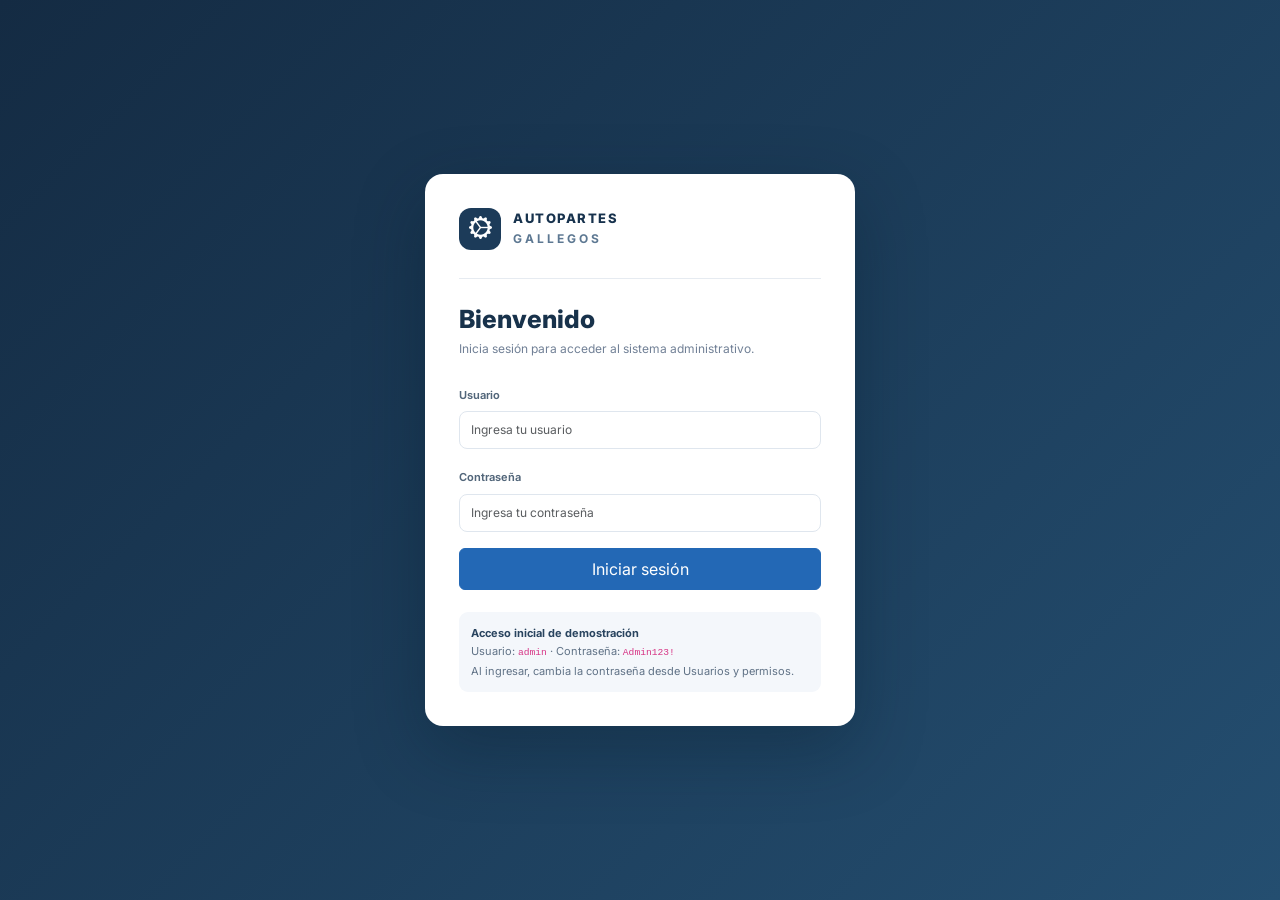
<file: autopartes_gallegos_frontend_web_v12/index.html>
<!doctype html>
<html lang="es">
<head>
  <meta charset="utf-8">
  <meta name="viewport" content="width=device-width, initial-scale=1">
  <title>Autopartes Gallegos | Sistema administrativo</title>
  <link href="https://cdn.jsdelivr.net/npm/bootstrap@5.3.3/dist/css/bootstrap.min.css" rel="stylesheet">
  <link href="https://cdn.jsdelivr.net/npm/bootstrap-icons@1.11.3/font/bootstrap-icons.min.css" rel="stylesheet">
  <link href="css/styles.css" rel="stylesheet">
</head>
<body>
  <section id="login-screen" class="login-screen">
    <div class="login-card">
      <div class="login-brand"><div class="brand-mark"><i class="bi bi-gear-wide-connected"></i></div><div><div class="brand-name">AUTOPARTES</div><div class="brand-sub">GALLEGOS</div></div></div>
      <div class="login-heading"><h1>Bienvenido</h1><p>Inicia sesión para acceder al sistema administrativo.</p></div>
      <form id="login-form">
        <div class="mb-3"><label class="form-label" for="login-username">Usuario</label><input class="form-control" id="login-username" autocomplete="username" required placeholder="Ingresa tu usuario"></div>
        <div class="mb-3"><label class="form-label" for="login-password">Contraseña</label><input class="form-control" id="login-password" type="password" autocomplete="current-password" required placeholder="Ingresa tu contraseña"></div>
        <div id="login-error" class="alert alert-danger py-2 small d-none" role="alert">Usuario o contraseña incorrectos, o cuenta inactiva.</div>
        <button class="btn btn-primary w-100 py-2" type="submit">Iniciar sesión</button>
      </form>
      <div class="login-demo"><strong>Acceso inicial de demostración</strong><br>Usuario: <code>admin</code> · Contraseña: <code>Admin123!</code><br><span>Al ingresar, cambia la contraseña desde Usuarios y permisos.</span></div>
    </div>
  </section>
  <div class="app-shell" id="app-shell" hidden>
    <aside class="sidebar" id="sidebar">
      <div class="brand">
        <div class="brand-mark"><i class="bi bi-gear-wide-connected"></i></div>
        <div><div class="brand-name">AUTOPARTES</div><div class="brand-sub">GALLEGOS</div></div>
      </div>
      <div class="sidebar-caption">MENÚ PRINCIPAL</div>
      <nav class="nav flex-column" id="main-nav">
        <a class="nav-link active" href="#" data-page="dashboard"><i class="bi bi-grid-1x2"></i> Panel principal</a>
        <a class="nav-link" href="#" data-page="pos"><i class="bi bi-cart3"></i> Punto de venta</a>
        <a class="nav-link" href="#" data-page="catalog"><i class="bi bi-box-seam"></i> Gestión de productos</a>
        <a class="nav-link" href="catalogo.html" target="_blank" rel="noopener"><i class="bi bi-shop"></i> Catálogo público <i class="bi bi-box-arrow-up-right ms-auto"></i></a>
        <a class="nav-link" href="#" data-page="inventory"><i class="bi bi-clipboard2-data"></i> Inventario</a>
        <a class="nav-link" href="#" data-page="movements"><i class="bi bi-arrow-left-right"></i> Movimientos</a>
        <a class="nav-link" href="#" data-page="providers"><i class="bi bi-truck"></i> Proveedores</a>
        <a class="nav-link" href="#" data-page="purchases"><i class="bi bi-bag-plus"></i> Compras</a>
        <a class="nav-link" href="#" data-page="sales"><i class="bi bi-receipt"></i> Ventas</a>
        <a class="nav-link" href="#" data-page="reports"><i class="bi bi-bar-chart"></i> Reportes</a>
        <a class="nav-link" href="#" data-page="scraping"><i class="bi bi-globe2"></i> Web scraping</a>
        <a class="nav-link" href="#" data-page="market"><i class="bi bi-graph-up-arrow"></i> Inteligencia de mercado</a>
        <a class="nav-link" href="#" data-page="users"><i class="bi bi-people"></i> Usuarios y permisos</a>
      </nav>
      <div class="sidebar-footer">
        <div class="avatar" id="sidebar-avatar">SA</div>
        <div class="sidebar-user"><div class="user-name" id="sidebar-user-name">Super Admin</div><div class="user-role" id="sidebar-user-role">Super Admin</div></div>
        <button class="btn btn-sm btn-outline-light ms-auto" id="logout-button" title="Cerrar sesión" aria-label="Cerrar sesión"><i class="bi bi-box-arrow-right"></i></button>
      </div>
    </aside>

    <main class="main-area">
      <header class="topbar">
        <button class="btn btn-light d-lg-none" id="menu-toggle" aria-label="Abrir menú"><i class="bi bi-list"></i></button>
        <div class="topbar-context"><span class="text-muted">Autopartes Gallegos</span><i class="bi bi-chevron-right"></i><strong id="breadcrumb">Panel principal</strong></div>
        <div class="topbar-actions"><span class="status-dot"></span><span class="small text-muted">Entorno local · Prototipo</span></div>
      </header>
      <div class="content-wrap">
        <div class="demo-alert"><i class="bi bi-info-circle"></i> Interfaz inicial de migración. Los registros son ilustrativos; todavía no existe conexión con el backend ni con SQL Server.</div>
        <section id="page-content"></section>
        <footer class="page-footer">AUTOPARTES GALLEGOS <span>·</span> Frontend web · Versión 12</footer>
      </div>
    </main>
  </div>

  <script src="https://cdn.jsdelivr.net/npm/bootstrap@5.3.3/dist/js/bootstrap.bundle.min.js"></script>
  <script src="js/app.js"></script>
</body>
</html>
</file>
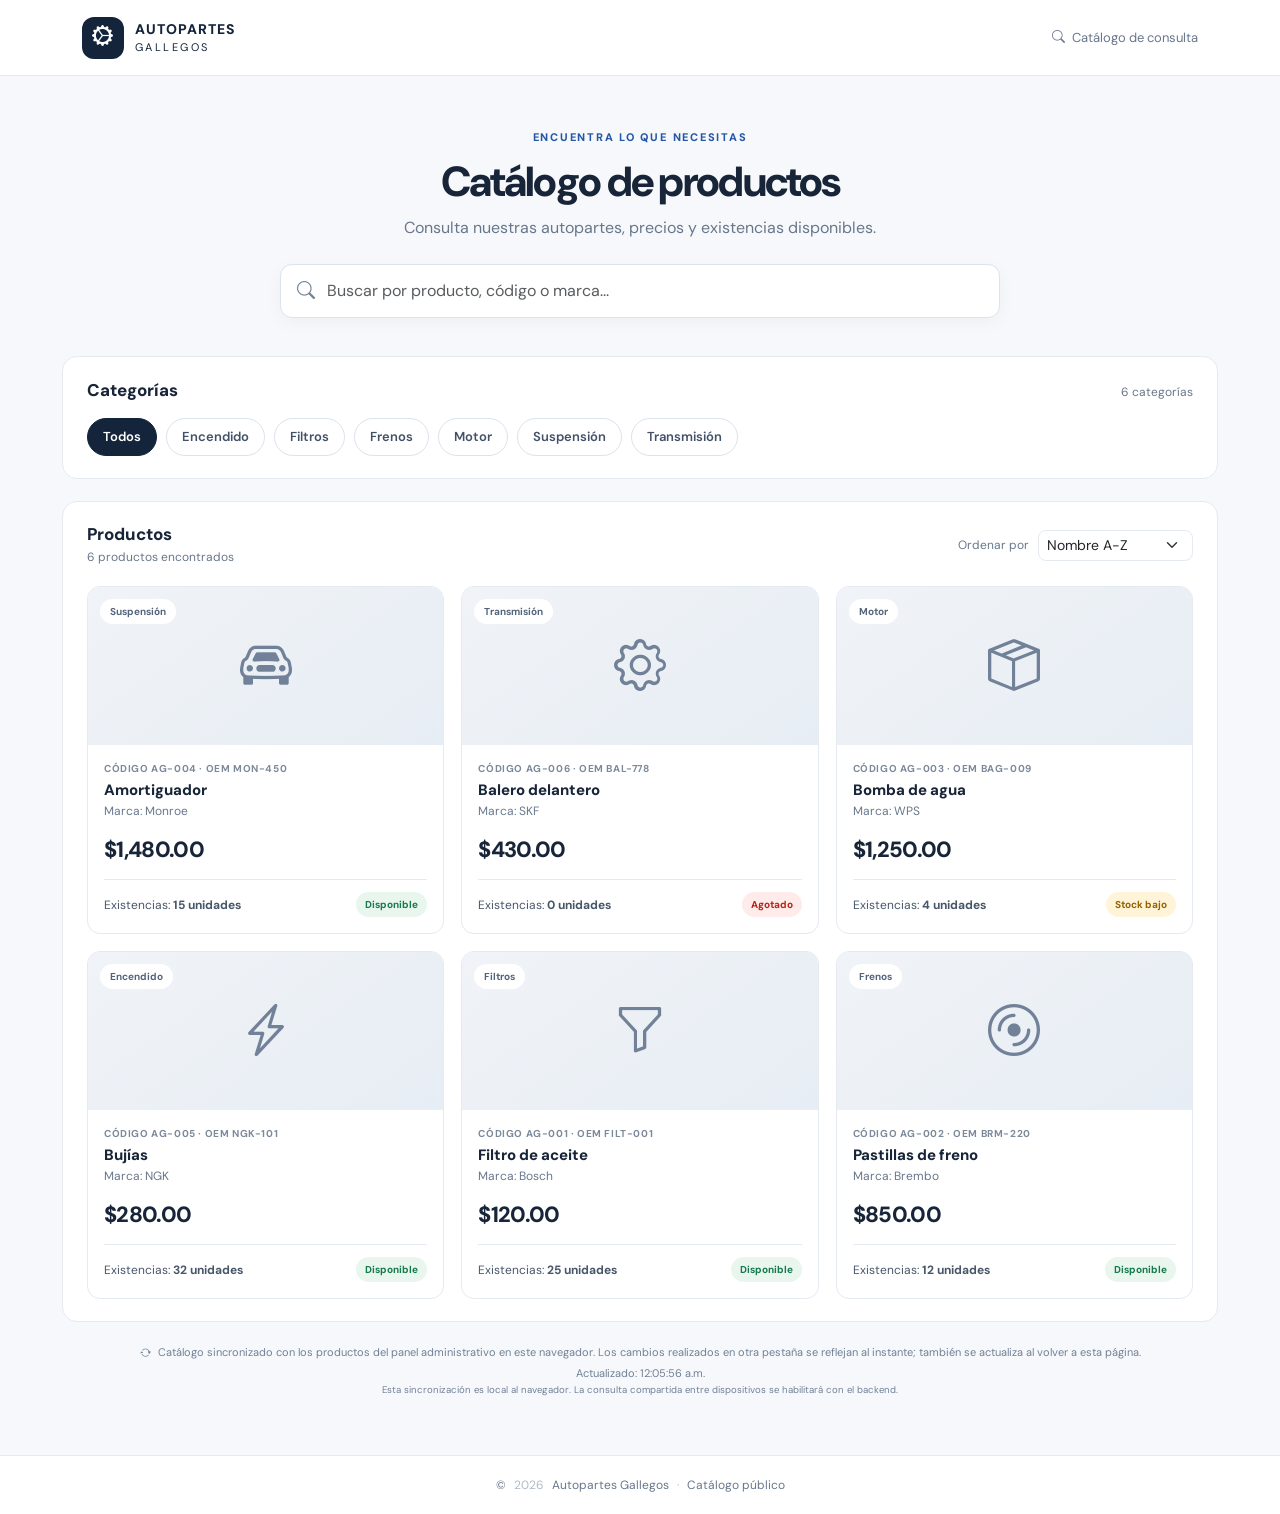
<file: autopartes_gallegos_frontend_web_v12/catalogo.html>
<!doctype html>
<html lang="es">
<head>
  <meta charset="utf-8">
  <meta name="viewport" content="width=device-width, initial-scale=1">
  <meta name="description" content="Consulta el catálogo de autopartes, precios y existencias de Autopartes Gallegos.">
  <title>Catálogo público | Autopartes Gallegos</title>
  <link href="https://cdn.jsdelivr.net/npm/bootstrap@5.3.3/dist/css/bootstrap.min.css" rel="stylesheet">
  <link href="https://cdn.jsdelivr.net/npm/bootstrap-icons@1.11.3/font/bootstrap-icons.min.css" rel="stylesheet">
  <link href="css/public-catalog.css" rel="stylesheet">
</head>
<body>
  <header class="public-header">
    <div class="container header-inner">
      <a class="public-brand" href="catalogo.html" aria-label="Autopartes Gallegos, inicio">
        <span class="brand-icon"><i class="bi bi-gear-wide-connected"></i></span>
        <span><strong>AUTOPARTES</strong><small>GALLEGOS</small></span>
      </a>
      <span class="header-note"><i class="bi bi-search me-1"></i> Catálogo de consulta</span>
    </div>
  </header>
  <main class="container catalog-main">
    <section class="intro-section">
      <span class="eyebrow">ENCUENTRA LO QUE NECESITAS</span>
      <h1>Catálogo de productos</h1>
      <p>Consulta nuestras autopartes, precios y existencias disponibles.</p>
      <div class="search-box">
        <i class="bi bi-search"></i>
        <input id="search-input" type="search" class="form-control" placeholder="Buscar por producto, código o marca..." aria-label="Buscar productos">
        <button id="clear-search" class="clear-search" type="button" aria-label="Limpiar búsqueda" hidden><i class="bi bi-x-lg"></i></button>
      </div>
    </section>

    <section class="filter-section" aria-label="Filtrar por categoría">
      <div class="filter-heading"><h2>Categorías</h2><span id="category-count">Todas las categorías</span></div>
      <div id="category-filters" class="category-filters"></div>
    </section>

    <section class="products-section">
      <div class="products-heading">
        <div><h2>Productos</h2><p id="results-label">Mostrando productos del catálogo</p></div>
        <label class="sort-control">Ordenar por
          <select id="sort-select" class="form-select form-select-sm">
            <option value="name">Nombre A-Z</option>
            <option value="price-asc">Menor precio</option>
            <option value="price-desc">Mayor precio</option>
            <option value="stock-desc">Mayor existencia</option>
          </select>
        </label>
      </div>
      <div id="product-grid" class="product-grid" aria-live="polite"></div>
      <div id="empty-state" class="empty-state" hidden>
        <i class="bi bi-search"></i><strong>No encontramos productos</strong>
        <span>Prueba con otro nombre, código o categoría.</span>
        <button class="btn btn-outline-primary btn-sm" id="reset-filters">Limpiar filtros</button>
      </div>
    </section>
    <div class="demo-note"><i class="bi bi-arrow-repeat me-1"></i> Catálogo sincronizado con los productos del panel administrativo en este navegador. Los cambios realizados en otra pestaña se reflejan al instante; también se actualiza al volver a esta página. <span id="catalog-updated" class="d-block mt-1"></span><small>Esta sincronización es local al navegador. La consulta compartida entre dispositivos se habilitará con el backend.</small></div>
  </main>
  <footer class="public-footer"><div class="container">© <span id="year"></span> Autopartes Gallegos <span>·</span> Catálogo público</div></footer>
  <script src="js/public-catalog.js"></script>
</body>
</html>
</file>
<file: autopartes_gallegos_frontend_web_v12/css/styles.css>
@import url('https://fonts.googleapis.com/css2?family=Inter:wght@400;500;600;700;800&display=swap');
:root{--navy:#142b43;--navy2:#1c3b59;--blue:#2368b5;--bg:#f4f7fb;--line:#e6ebf1;--muted:#718096}
*{box-sizing:border-box}body{margin:0;background:var(--bg);font-family:Inter,system-ui,-apple-system,Segoe UI,sans-serif;color:#203247;font-size:14px}
.app-shell{min-height:100vh}.sidebar{position:fixed;inset:0 auto 0 0;width:258px;background:linear-gradient(180deg,var(--navy2),var(--navy));color:#eaf1f8;display:flex;flex-direction:column;z-index:1030;padding:24px 16px 16px;overflow-y:auto}
.brand{display:flex;align-items:center;gap:12px;padding:0 10px 30px}.brand-mark{width:42px;height:42px;border-radius:12px;background:#ffffff18;display:grid;place-items:center;font-size:23px;color:#fff}.brand-name{font-weight:800;letter-spacing:1.5px;font-size:13px}.brand-sub{font-weight:700;letter-spacing:3px;color:#a9c4df;font-size:12px;margin-top:2px}
.sidebar-caption{font-size:10px;letter-spacing:1.5px;font-weight:700;color:#91a9bf;padding:0 12px 10px}.sidebar .nav{gap:4px}.sidebar .nav-link{display:flex;align-items:center;gap:12px;color:#c8d6e4;padding:11px 12px;border-radius:9px;font-size:13px;font-weight:500;transition:.15s}.sidebar .nav-link i{font-size:17px;width:20px;text-align:center}.sidebar .nav-link:hover{background:#ffffff12;color:white}.sidebar .nav-link.active{background:#2b70b8;color:#fff;box-shadow:0 5px 14px #061a2c38}
.sidebar-footer{display:flex;align-items:center;gap:10px;border-top:1px solid #ffffff20;margin-top:auto;padding:18px 8px 0}.avatar{width:34px;height:34px;border-radius:50%;background:#dbeafe;color:#1d4f80;display:grid;place-items:center;font-weight:800;font-size:11px}.user-name{font-size:11px;font-weight:600}.user-role{font-size:10px;color:#a9c4df;margin-top:3px}
.main-area{margin-left:258px;min-height:100vh}.topbar{height:68px;background:#fff;border-bottom:1px solid var(--line);display:flex;align-items:center;justify-content:space-between;padding:0 32px;position:sticky;top:0;z-index:100}.topbar-context{display:flex;align-items:center;gap:10px;font-size:12px}.topbar-context i{font-size:10px;color:#9aa8b7}.topbar-actions{display:flex;align-items:center;gap:8px}.status-dot{width:7px;height:7px;border-radius:50%;background:#e4a23a}.content-wrap{padding:26px 32px 18px;max-width:1600px;margin:auto}.demo-alert{background:#fff8e8;border:1px solid #f5e3b8;color:#795b1b;border-radius:9px;padding:11px 14px;font-size:11px;margin-bottom:22px}.demo-alert i{margin-right:7px}.page-heading{display:flex;justify-content:space-between;align-items:flex-start;gap:16px;margin-bottom:22px}.page-heading h1{font-size:24px;font-weight:750;letter-spacing:-.6px;margin:0 0 6px;color:#18324b}.page-heading p{margin:0;color:var(--muted);font-size:12px}.eyebrow{font-size:10px;letter-spacing:1.3px;font-weight:700;color:var(--blue);text-transform:uppercase;margin-bottom:7px}
.card-panel,.metric-card{background:#fff;border:1px solid var(--line);border-radius:12px;box-shadow:0 3px 12px #17324d08}.metric-card{padding:17px 18px;height:100%}.metric-top{display:flex;justify-content:space-between;align-items:center;color:var(--muted);font-size:11px;font-weight:600}.metric-icon{width:34px;height:34px;border-radius:9px;display:grid;place-items:center;background:#edf4fc;color:#2868a8;font-size:17px}.metric-value{font-size:24px;font-weight:750;letter-spacing:-.7px;margin-top:12px;color:#1b344d}.metric-foot{font-size:10px;color:#8795a5;margin-top:4px}.panel-head{padding:17px 19px;border-bottom:1px solid var(--line);display:flex;align-items:center;justify-content:space-between;gap:12px}.panel-head h2{font-size:13px;font-weight:700;margin:0}.panel-body{padding:18px 19px}.table{font-size:12px;margin:0}.table thead th{font-size:10px;text-transform:uppercase;letter-spacing:.5px;color:#8291a2;font-weight:700;background:#f8fafc;border-bottom:1px solid var(--line);white-space:nowrap}.table td{vertical-align:middle;color:#42566b;padding-top:12px;padding-bottom:12px}.table>:not(caption)>*>*{border-bottom-color:#edf1f5}.badge-soft{display:inline-block;padding:5px 8px;border-radius:20px;font-size:10px;font-weight:700}.badge-green{background:#e8f7ef;color:#23804c}.badge-yellow{background:#fff4db;color:#9a6b0b}.badge-red{background:#fdecec;color:#b63a3a}.badge-blue{background:#eaf2fc;color:#2865a1}.btn-primary{background:#2368b5;border-color:#2368b5}.btn-primary:hover{background:#1b568f;border-color:#1b568f}.btn-sm{font-size:11px;border-radius:7px;padding:7px 11px}.form-label{font-size:11px;font-weight:650;color:#52667a}.form-control,.form-select{font-size:12px;border-color:#dfe6ee;border-radius:8px;padding:9px 11px}.form-control:focus,.form-select:focus{border-color:#83b3e5;box-shadow:0 0 0 .18rem #2368b51a}.search-wrap{max-width:320px}.empty-state{padding:36px 15px;text-align:center;color:#8190a0}.empty-state i{font-size:28px;display:block;margin-bottom:9px;color:#9aabba}.empty-state strong{display:block;color:#52667a;font-size:12px;margin-bottom:5px}.empty-state span{font-size:11px}.page-footer{border-top:1px solid var(--line);margin-top:28px;padding:17px 0 4px;color:#9aa7b5;font-size:9px;letter-spacing:1px}.page-footer span{padding:0 5px}
@media(max-width:991.98px){.sidebar{transform:translateX(-100%);transition:transform .2s}.sidebar.open{transform:translateX(0)}.main-area{margin-left:0}.topbar{padding:0 18px}.content-wrap{padding:20px 18px}.topbar-actions{display:none}}
@media(max-width:575.98px){.page-heading{display:block}.page-heading .btn{margin-top:14px}.content-wrap{padding:16px 12px}.metric-value{font-size:21px}}

/* Gestión de productos */
.badge-gray{background:#eef1f4;color:#687789}.products-table-note{font-size:11px;color:var(--muted)}#products-table .table{min-width:980px}#product-modal .modal-content{border:0;border-radius:14px;box-shadow:0 18px 55px #142b4330}#product-modal .modal-header,#product-modal .modal-footer{border-color:var(--line)}#product-modal .modal-title{font-size:17px;font-weight:750;color:#18324b}#product-modal .form-check-label{color:#52667a}

/* Inventario */
.inventory-quantity{font-size:15px;font-weight:750;color:#1b344d}.inventory-preview{background:#f4f8fc;border:1px solid #e1eaf3;border-radius:9px;padding:13px 15px;color:#52667a;font-size:12px;line-height:1.6}#inventory-table .table{min-width:850px}#inventory-history .table{min-width:900px}#inventory-movement-modal .modal-content{border:0;border-radius:14px;box-shadow:0 18px 55px #142b4330}#inventory-movement-modal .modal-header,#inventory-movement-modal .modal-footer{border-color:var(--line)}#inventory-movement-modal .modal-title{font-size:17px;font-weight:750;color:#18324b}

/* Proveedores */
.provider-table{min-width:1050px}.provider-table td{font-size:11px}.provider-table .btn{min-width:31px}#provider-modal .modal-content{border:0;border-radius:14px;box-shadow:0 18px 55px #142b4330}#provider-modal .modal-header,#provider-modal .modal-footer{border-color:var(--line)}#provider-modal .modal-title{font-size:17px;font-weight:750;color:#18324b}#provider-modal .form-check-label{color:#52667a}

/* Punto de venta y ventas */
.pos-product-card{height:100%;border:1px solid var(--line);border-radius:10px;padding:13px;background:#fff;transition:border-color .15s,box-shadow .15s}.pos-product-card:hover{border-color:#a9c9e8;box-shadow:0 4px 14px #17324d0c}.pos-product-card strong{font-size:12px;color:#203b55}.pos-cart-line{padding:12px 0;border-bottom:1px solid #edf1f5}.pos-cart-line:last-child{border-bottom:0}.pos-cart-line strong{font-size:12px}.pos-cart-line .input-group{height:31px}.pos-cart-line .input-group .form-control{padding:4px}.pos-cart-line .input-group .btn{padding:3px 9px;font-size:13px}#sale-detail-modal .modal-content{border:0;border-radius:14px;box-shadow:0 18px 55px #142b4330}#sale-detail-modal .modal-header,#sale-detail-modal .modal-footer{border-color:var(--line)}


/* Login y control de acceso (prototipo) */
[hidden]{display:none!important}.login-screen{min-height:100vh;display:grid;place-items:center;padding:24px;background:linear-gradient(135deg,#142b43,#244e70)}.login-card{width:min(100%,430px);background:#fff;border-radius:18px;padding:34px;box-shadow:0 24px 70px #071a2b55}.login-brand{display:flex;align-items:center;gap:12px;padding-bottom:28px;border-bottom:1px solid var(--line)}.login-brand .brand-mark{background:#1c3b59;color:#fff}.login-brand .brand-name{color:#17324d}.login-brand .brand-sub{color:#5d7892}.login-heading{margin:25px 0}.login-heading h1{font-size:25px;font-weight:800;color:#18324b;margin-bottom:6px}.login-heading p{font-size:12px;color:var(--muted);margin:0}.login-demo{margin-top:22px;padding:12px;background:#f4f7fb;border-radius:9px;color:#607286;font-size:11px;line-height:1.7}.login-demo strong{color:#29445f}.sidebar-user{min-width:0}.sidebar-user .user-name{max-width:130px;overflow:hidden;text-overflow:ellipsis;white-space:nowrap}.sidebar-footer .btn{padding:5px 8px}.user-permission{cursor:pointer}.user-permission:disabled{cursor:not-allowed}
</file>
<file: autopartes_gallegos_frontend_web_v12/css/public-catalog.css>
@import url('https://fonts.googleapis.com/css2?family=DM+Sans:wght@400;500;600;700;800&display=swap');
:root{--navy:#14243b;--blue:#2456a6;--ink:#182538;--muted:#68778b;--line:#e5eaf0;--bg:#f6f8fb;--green:#16794b;--green-bg:#e8f6ee;--yellow:#946200;--yellow-bg:#fff4d8;--red:#b42318;--red-bg:#ffebe9}
*{box-sizing:border-box}body{margin:0;background:var(--bg);color:var(--ink);font-family:'DM Sans',Arial,sans-serif}.public-header{height:76px;background:#fff;border-bottom:1px solid var(--line)}.header-inner{height:100%;display:flex;align-items:center;justify-content:space-between}.public-brand{display:flex;align-items:center;gap:11px;color:var(--navy);text-decoration:none;letter-spacing:.06em}.public-brand .brand-icon{width:42px;height:42px;border-radius:12px;background:var(--navy);color:#fff;display:grid;place-items:center;font-size:21px}.public-brand strong,.public-brand small{display:block;line-height:1.1}.public-brand strong{font-size:14px;font-weight:800}.public-brand small{font-size:11px;letter-spacing:.22em;margin-top:4px}.header-note{color:var(--muted);font-size:13px}.catalog-main{max-width:1180px;padding-top:48px;padding-bottom:40px}.intro-section{text-align:center;max-width:720px;margin:0 auto 38px}.eyebrow{font-size:11px;font-weight:800;letter-spacing:.16em;color:var(--blue)}h1{font-size:clamp(30px,4vw,42px);font-weight:800;letter-spacing:-.04em;margin:9px 0}.intro-section p{color:var(--muted);margin:0 0 24px}.search-box{height:54px;display:flex;align-items:center;gap:12px;background:#fff;border:1px solid #dce3ec;border-radius:12px;padding:0 16px;box-shadow:0 5px 18px #1825380a;text-align:left}.search-box>i{font-size:18px;color:#728197}.search-box input{border:0!important;box-shadow:none!important;padding-left:0}.search-box input:focus{outline:0}.clear-search{border:0;background:none;color:var(--muted)}.filter-section,.products-section{background:#fff;border:1px solid var(--line);border-radius:15px;padding:22px 24px;margin-bottom:22px}.filter-heading,.products-heading{display:flex;justify-content:space-between;align-items:center;gap:12px}.filter-heading h2,.products-heading h2{font-size:17px;font-weight:800;margin:0}.filter-heading span,.products-heading p{font-size:12px;color:var(--muted);margin:4px 0 0}.category-filters{display:flex;flex-wrap:wrap;gap:9px;margin-top:17px}.category-btn{border:1px solid #dce3ec;background:#fff;border-radius:999px;padding:8px 15px;color:#435168;font-size:13px;font-weight:600;transition:.15s}.category-btn:hover{border-color:var(--blue);color:var(--blue)}.category-btn.active{background:var(--navy);border-color:var(--navy);color:#fff}.sort-control{display:flex;align-items:center;gap:9px;color:var(--muted);font-size:12px}.sort-control select{width:155px;border-color:var(--line);border-radius:8px}.product-grid{display:grid;grid-template-columns:repeat(3,minmax(0,1fr));gap:17px;margin-top:20px}.product-card{border:1px solid var(--line);border-radius:13px;overflow:hidden;background:#fff;transition:transform .15s,box-shadow .15s}.product-card:hover{transform:translateY(-2px);box-shadow:0 10px 25px #17263c12}.product-visual{height:158px;background:linear-gradient(145deg,#f0f3f7,#e7edf4);display:grid;place-items:center;color:#718198;font-size:52px;position:relative}.product-category{position:absolute;top:12px;left:12px;background:#fff;border-radius:999px;padding:5px 10px;font-size:10px;font-weight:700;color:#53647a}.product-info{padding:16px}.product-code{font-size:10px;color:#7c899a;font-weight:700;letter-spacing:.06em}.product-info h3{font-size:15px;font-weight:800;margin:5px 0 3px}.product-brand{font-size:12px;color:var(--muted)}.product-price{font-size:22px;font-weight:800;letter-spacing:-.03em;margin:13px 0}.stock-line{display:flex;align-items:center;justify-content:space-between;gap:8px;border-top:1px solid var(--line);padding-top:12px;font-size:12px}.stock-qty{color:#48566a}.stock-state{font-weight:700;border-radius:999px;padding:5px 9px;font-size:10px;white-space:nowrap}.stock-available{color:var(--green);background:var(--green-bg)}.stock-low{color:var(--yellow);background:var(--yellow-bg)}.stock-out{color:var(--red);background:var(--red-bg)}.empty-state{min-height:230px;display:flex;flex-direction:column;align-items:center;justify-content:center;gap:9px;color:var(--muted);text-align:center}.empty-state i{font-size:32px}.empty-state strong{color:var(--ink)}.demo-note{font-size:11px;color:#718096;text-align:center;margin:17px 0}.public-footer{background:#fff;border-top:1px solid var(--line);padding:20px 0;color:var(--muted);font-size:12px}.public-footer .container{text-align:center}.public-footer span{padding:0 5px;color:#b2bbc7}
@media(max-width:900px){.product-grid{grid-template-columns:repeat(2,minmax(0,1fr))}}@media(max-width:575px){.catalog-main{padding-top:32px}.filter-section,.products-section{padding:18px 15px}.filter-heading,.products-heading{align-items:flex-start;flex-direction:column}.sort-control{width:100%;justify-content:space-between}.sort-control select{flex:1}.product-grid{grid-template-columns:repeat(2,minmax(0,1fr));gap:10px}.product-visual{height:120px;font-size:42px}.product-info{padding:12px}.product-price{font-size:18px}.stock-line{align-items:flex-start;flex-direction:column}.header-note{font-size:11px}}@media(max-width:370px){.product-grid{grid-template-columns:1fr}}
</file>
